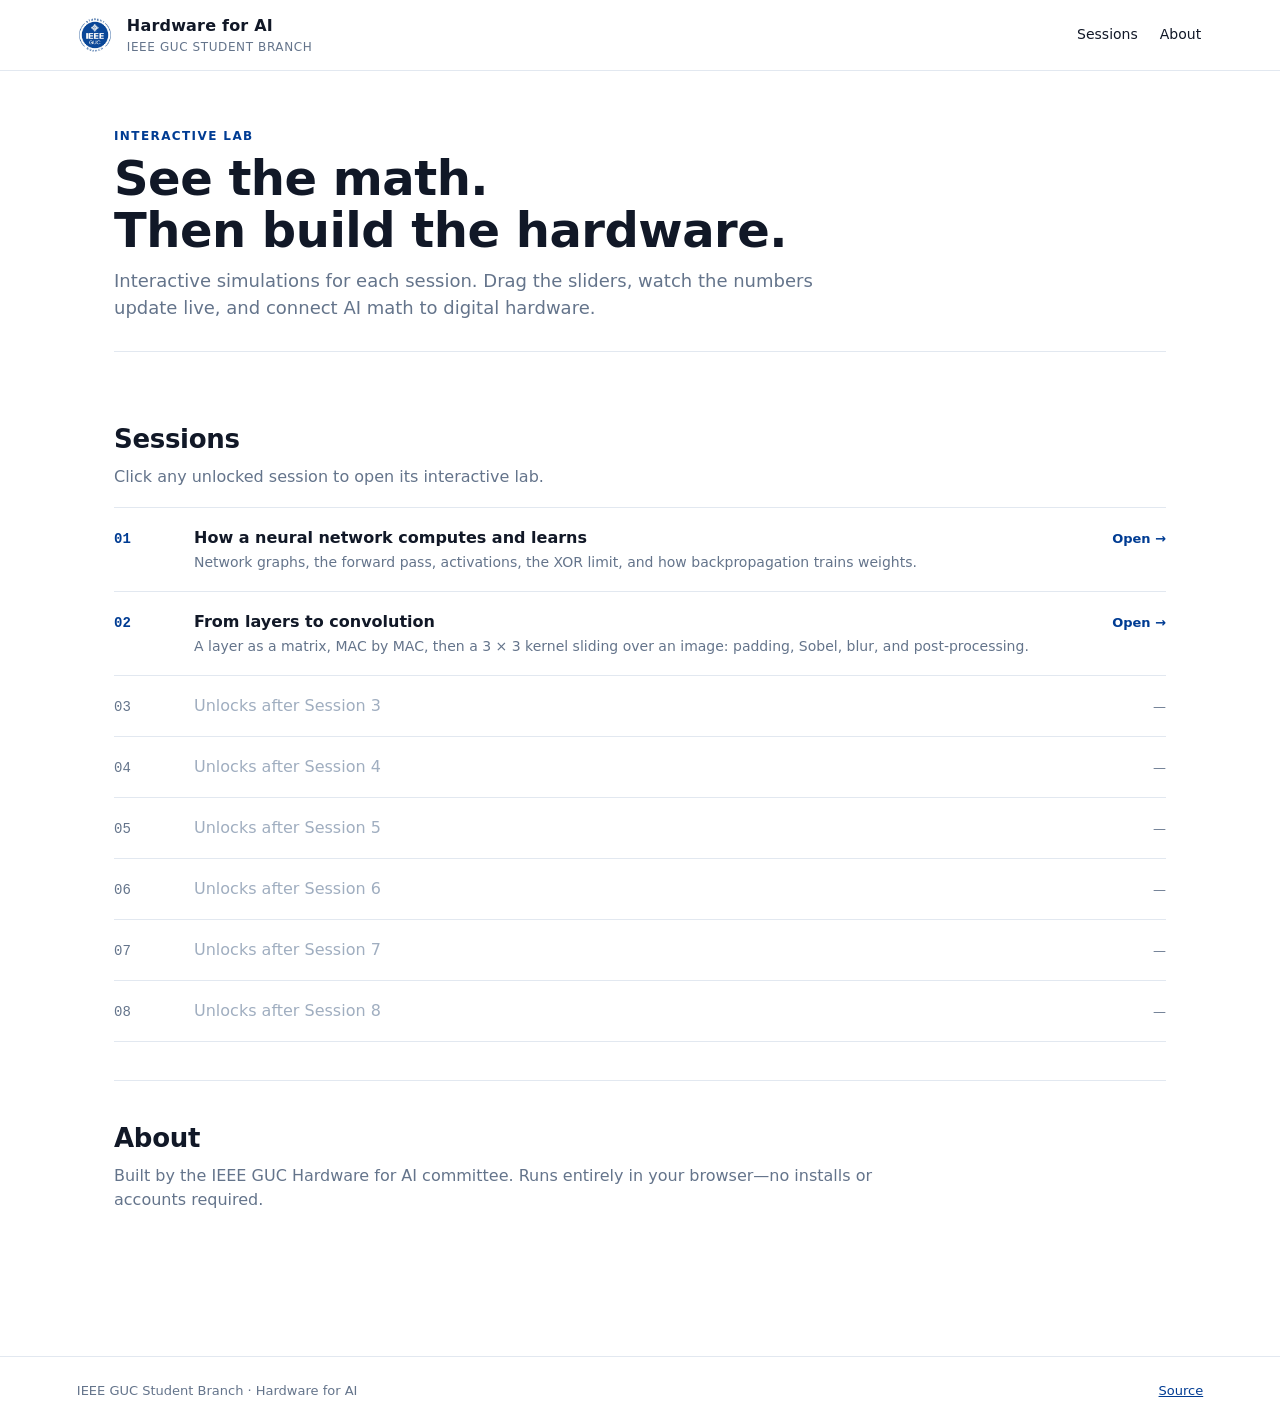
<file: index.html>
<!doctype html>
<html lang="en">
<head>
  <meta charset="utf-8">
  <meta name="viewport" content="width=device-width, initial-scale=1">
  <title>Hardware for AI — IEEE GUC</title>
  <meta name="description" content="Interactive simulations for the IEEE GUC Hardware for AI committee.">
  <link rel="icon" href="assets/img/ieee-guc-logo.png">
  <link rel="stylesheet" href="assets/css/theme.css">
</head>
<body>
  <header class="topbar">
    <img src="assets/img/ieee-guc-logo.png" alt="IEEE GUC Student Branch">
    <div class="brand">Hardware for AI<small>IEEE GUC Student Branch</small></div>
    <nav><a href="#sessions">Sessions</a><a href="#about">About</a></nav>
  </header>

  <main>
    <section class="hero">
      <div class="eyebrow">Interactive lab</div>
      <h1>See the math.<br>Then build the hardware.</h1>
      <p>Interactive simulations for each session. Drag the sliders, watch the numbers update live, and connect AI math to digital hardware.</p>
    </section>

    <section id="sessions" class="block">
      <h2>Sessions</h2>
      <p class="lede">Click any unlocked session to open its interactive lab.</p>
      <ul class="sessions" id="session-list"></ul>
    </section>

    <section id="about" class="block">
      <h2>About</h2>
      <p class="lede">Built by the IEEE GUC Hardware for AI committee. Runs entirely in your browser—no installs or accounts required.</p>
    </section>
  </main>

  <footer class="footer">
    <span>IEEE GUC Student Branch &middot; Hardware for AI</span>
    <a href="https://github.com/MoWaleid/hardware-for-AI-platform">Source</a>
  </footer>

  <script src="assets/js/sessions.js"></script>
</body>
</html>
</file>
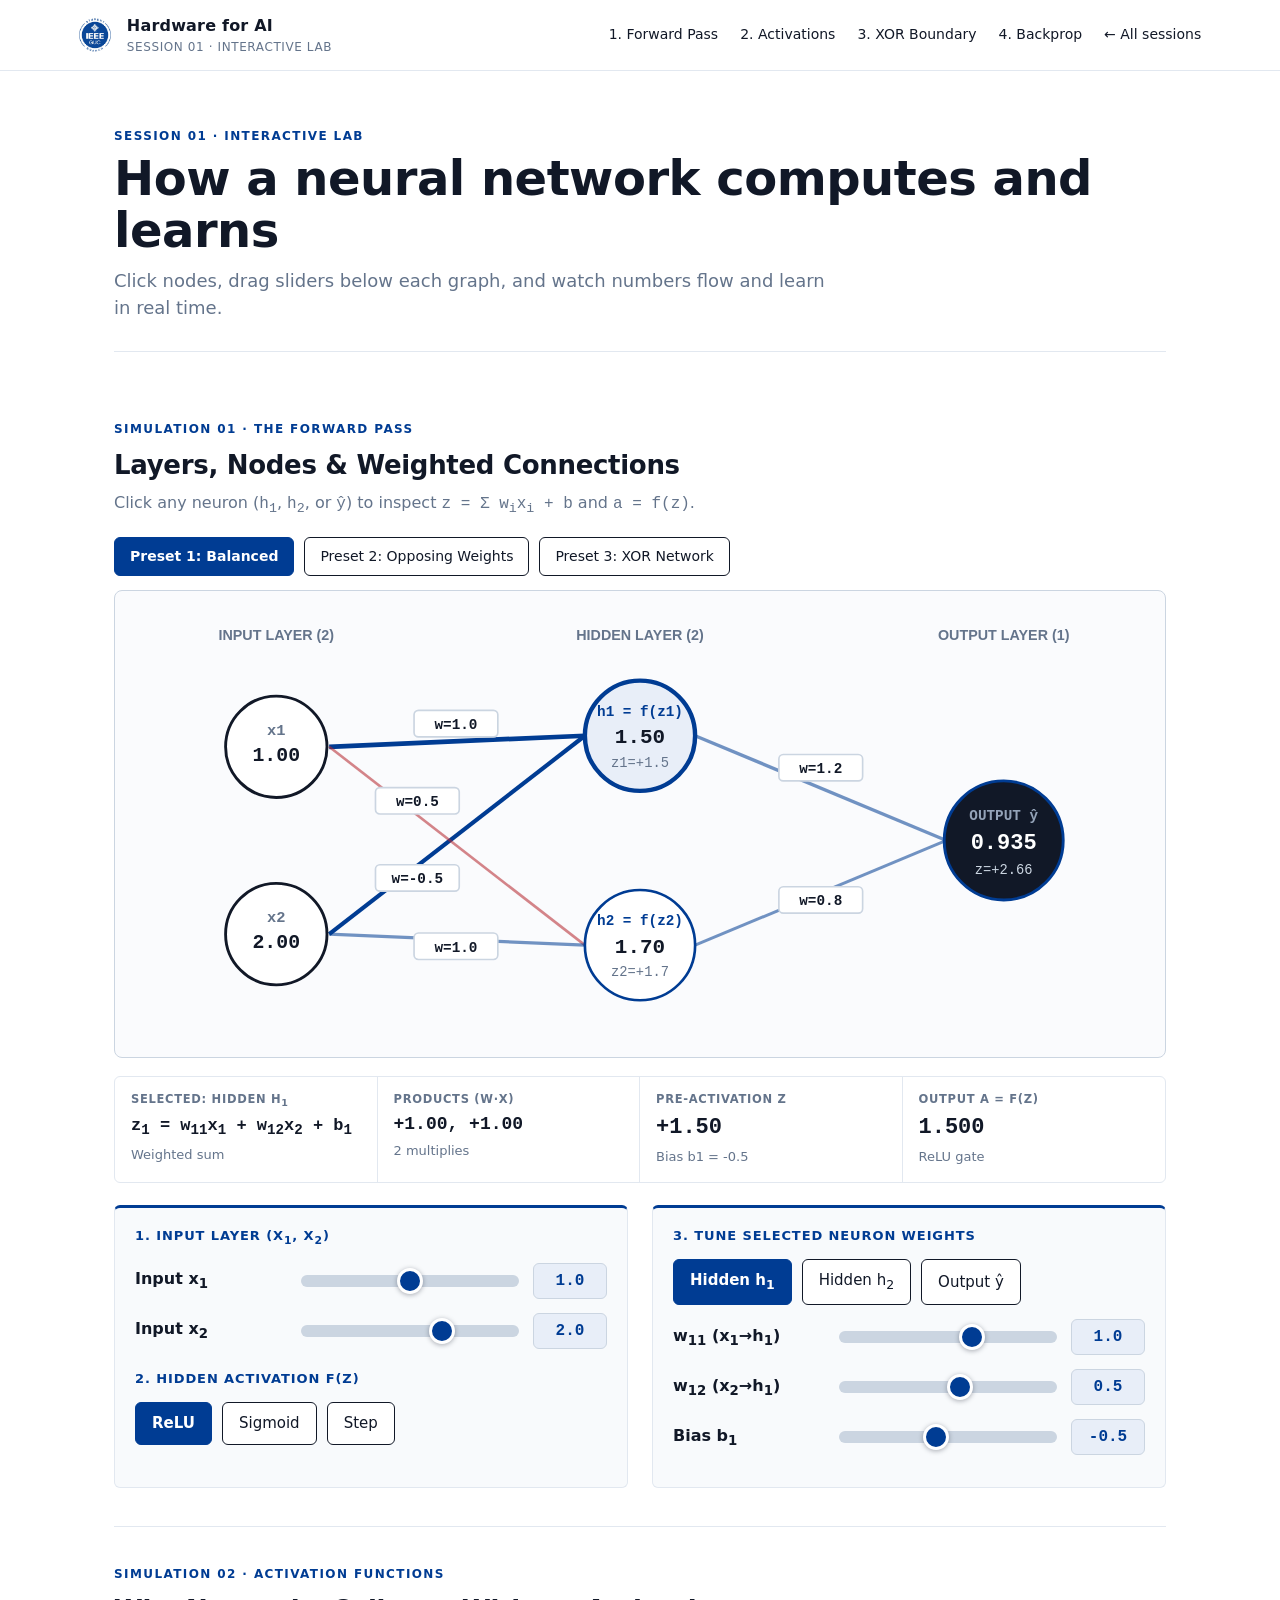
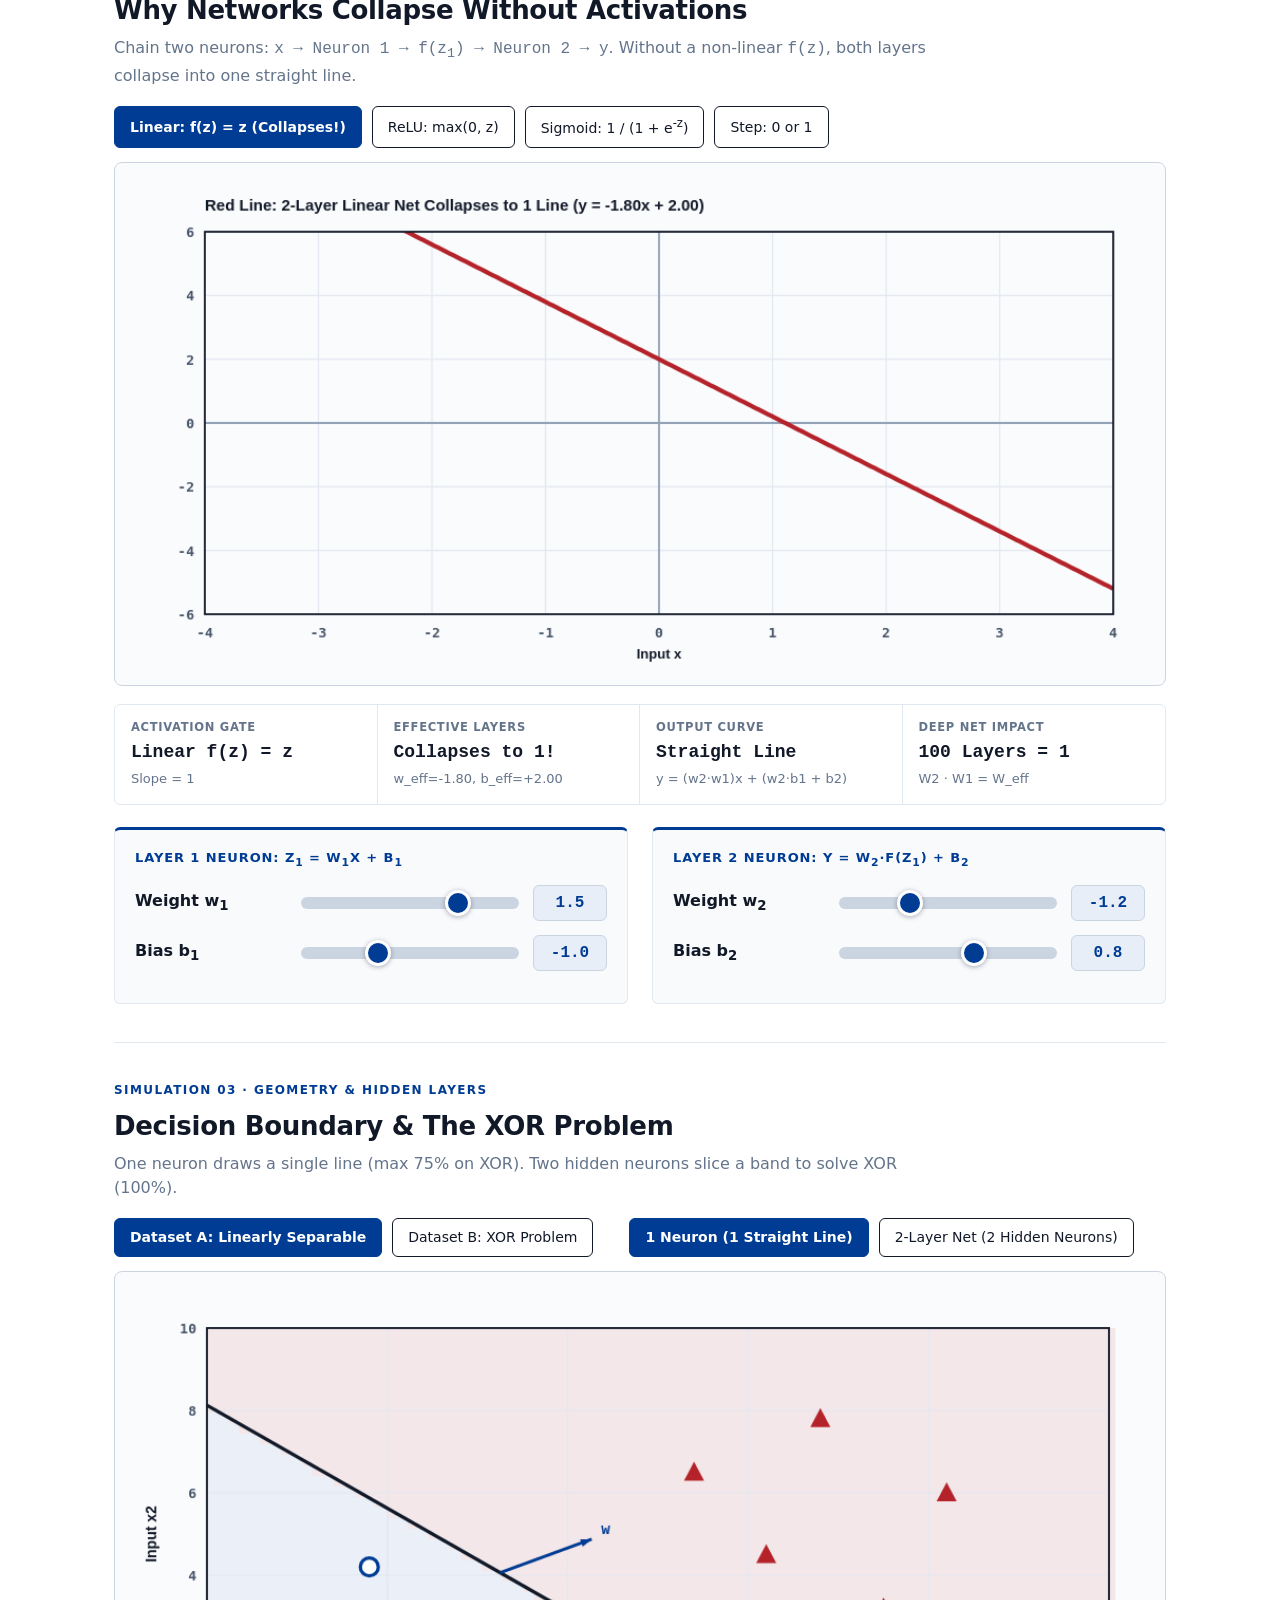
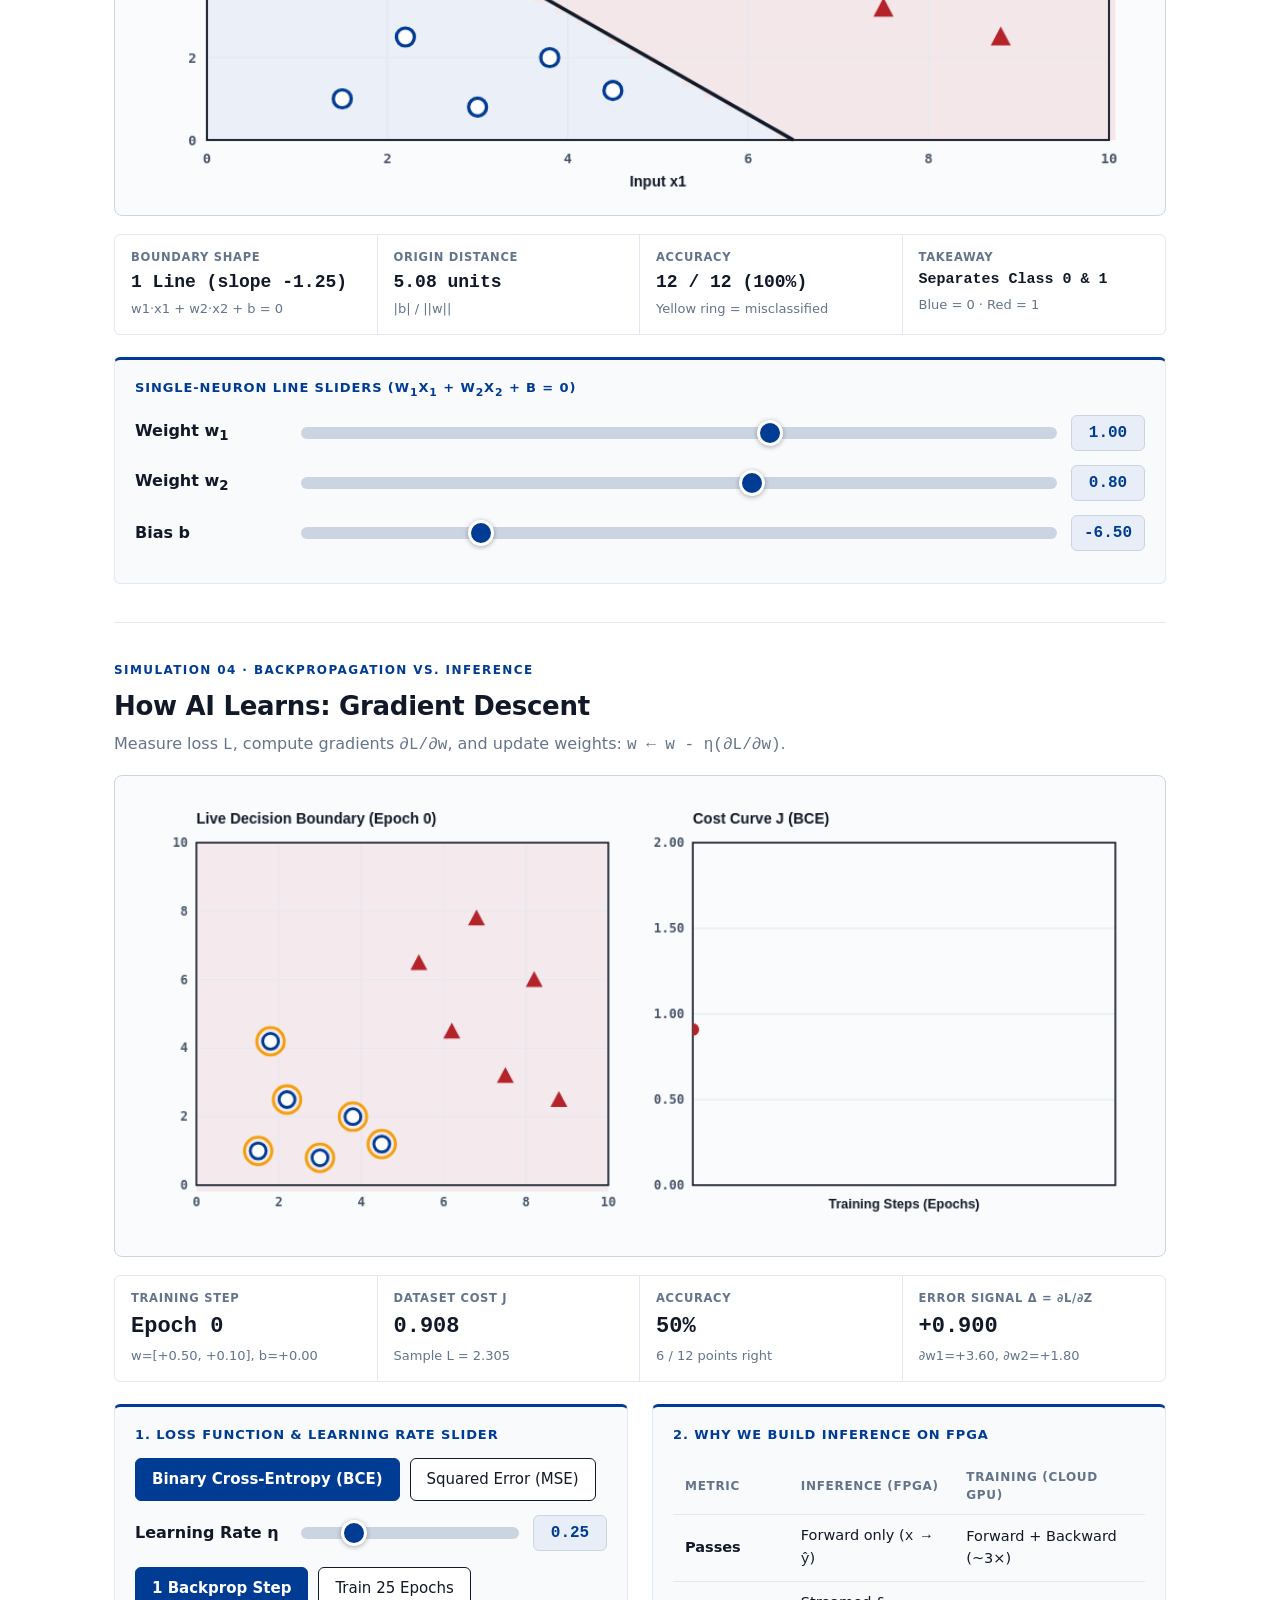
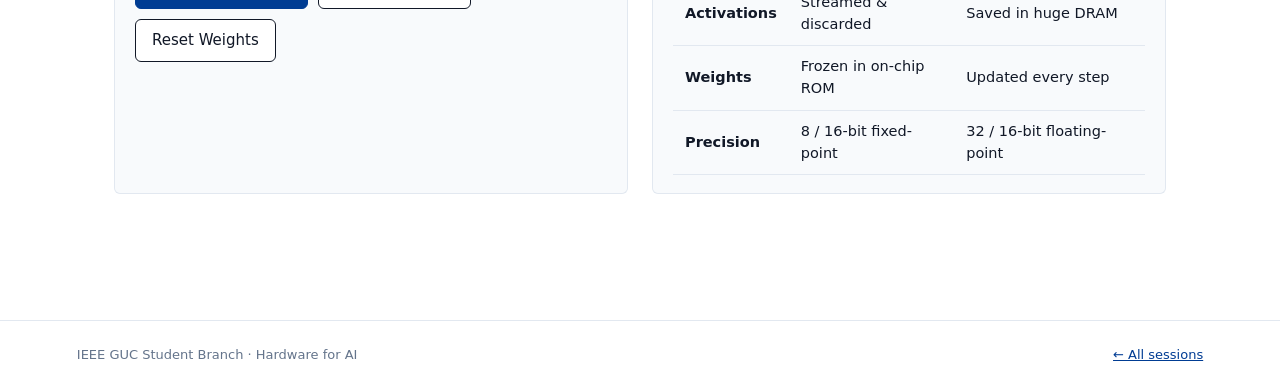
<file: sessions/session-01/index.html>
<!doctype html>
<html lang="en">
<head>
  <meta charset="utf-8">
  <meta name="viewport" content="width=device-width, initial-scale=1">
  <title>Session 01 — How a Neural Network Computes and Learns · Hardware for AI</title>
  <link rel="icon" href="../../assets/img/ieee-guc-logo.png">
  <link rel="stylesheet" href="../../assets/css/theme.css">
</head>
<body>
  <header class="topbar">
    <img src="../../assets/img/ieee-guc-logo.png" alt="IEEE GUC Student Branch">
    <div class="brand">Hardware for AI<small>Session 01 · Interactive Lab</small></div>
    <nav>
      <a href="#sim-network">1. Forward Pass</a>
      <a href="#sim-collapse">2. Activations</a>
      <a href="#sim-xor">3. XOR Boundary</a>
      <a href="#sim-learning">4. Backprop</a>
      <a href="../../">&larr; All sessions</a>
    </nav>
  </header>

  <main>
    <section class="hero">
      <div class="eyebrow">Session 01 · Interactive Lab</div>
      <h1>How a neural network computes and learns</h1>
      <p>Click nodes, drag sliders below each graph, and watch numbers flow and learn in real time.</p>
    </section>

    <!-- ==================== SIMULATION 1: NEURAL NETWORK GRAPH & FORWARD PASS ==================== -->
    <section class="block" id="sim-network">
      <div class="eyebrow">Simulation 01 · The Forward Pass</div>
      <h2>Layers, Nodes &amp; Weighted Connections</h2>
      <p class="lede">Click any neuron (<span class="mono">h<sub>1</sub></span>, <span class="mono">h<sub>2</sub></span>, or <span class="mono">y&#770;</span>) to inspect <span class="mono">z = &Sigma; w<sub>i</sub>x<sub>i</sub> + b</span> and <span class="mono">a = f(z)</span>.</p>

      <div class="preset-bar" id="net-presets">
        <button type="button" data-preset="balanced" class="active">Preset 1: Balanced</button>
        <button type="button" data-preset="inhibit">Preset 2: Opposing Weights</button>
        <button type="button" data-preset="xornet">Preset 3: XOR Network</button>
      </div>

      <div class="sim-stack">
        <!-- Large Graph First -->
        <div class="svg-wrap">
          <svg id="network-svg" viewBox="0 0 920 390" style="width:100%; height:auto; display:block;" aria-label="Multi-layer neural network graph">
            <!-- Layer Column Headers -->
            <g font-family="Inter, sans-serif" font-size="13" font-weight="700" fill="#64748B" text-anchor="middle">
              <text x="130" y="28">INPUT LAYER (2)</text>
              <text x="460" y="28">HIDDEN LAYER (2)</text>
              <text x="790" y="28">OUTPUT LAYER (1)</text>
            </g>

            <!-- Connections: Input -> Hidden -->
            <line id="edge-x1-h1" x1="178" y1="125" x2="410" y2="115" stroke="#003C93" stroke-width="3.2"/>
            <line id="edge-x2-h1" x1="178" y1="295" x2="410" y2="115" stroke="#003C93" stroke-width="2.5"/>
            <line id="edge-x1-h2" x1="178" y1="125" x2="410" y2="305" stroke="#B4232A" stroke-width="2.5"/>
            <line id="edge-x2-h2" x1="178" y1="295" x2="410" y2="305" stroke="#003C93" stroke-width="3.2"/>

            <!-- Connections: Hidden -> Output -->
            <line id="edge-h1-out" x1="510" y1="115" x2="738" y2="210" stroke="#003C93" stroke-width="3.2"/>
            <line id="edge-h2-out" x1="510" y1="305" x2="738" y2="210" stroke="#003C93" stroke-width="3.2"/>

            <!-- Edge Weight Badges -->
            <g font-family="ui-monospace, monospace" font-size="13" font-weight="700" text-anchor="middle">
              <rect x="255" y="92" width="76" height="24" rx="4" fill="#FFFFFF" stroke="#CBD5E1" stroke-width="1.5"/>
              <text x="293" y="109" fill="#111827" id="lbl-edge-w11">w=1.0</text>

              <rect x="220" y="162" width="76" height="24" rx="4" fill="#FFFFFF" stroke="#CBD5E1" stroke-width="1.5"/>
              <text x="258" y="179" fill="#111827" id="lbl-edge-w12">w=0.5</text>

              <rect x="220" y="232" width="76" height="24" rx="4" fill="#FFFFFF" stroke="#CBD5E1" stroke-width="1.5"/>
              <text x="258" y="249" fill="#111827" id="lbl-edge-w21">w=-0.5</text>

              <rect x="255" y="294" width="76" height="24" rx="4" fill="#FFFFFF" stroke="#CBD5E1" stroke-width="1.5"/>
              <text x="293" y="311" fill="#111827" id="lbl-edge-w22">w=1.0</text>

              <rect x="586" y="132" width="76" height="24" rx="4" fill="#FFFFFF" stroke="#CBD5E1" stroke-width="1.5"/>
              <text x="624" y="149" fill="#111827" id="lbl-edge-v1">w=1.2</text>

              <rect x="586" y="252" width="76" height="24" rx="4" fill="#FFFFFF" stroke="#CBD5E1" stroke-width="1.5"/>
              <text x="624" y="269" fill="#111827" id="lbl-edge-v2">w=0.8</text>
            </g>

            <!-- Input Layer Circle Nodes -->
            <g font-family="ui-monospace, monospace" text-anchor="middle">
              <circle cx="130" cy="125" r="46" fill="#FFFFFF" stroke="#111827" stroke-width="2.6"/>
              <text x="130" y="114" font-size="14" fill="#64748B" font-weight="700">x1</text>
              <text x="130" y="138" font-size="18" fill="#111827" font-weight="700" id="svg-net-x1">1.00</text>

              <circle cx="130" cy="295" r="46" fill="#FFFFFF" stroke="#111827" stroke-width="2.6"/>
              <text x="130" y="284" font-size="14" fill="#64748B" font-weight="700">x2</text>
              <text x="130" y="308" font-size="18" fill="#111827" font-weight="700" id="svg-net-x2">2.00</text>
            </g>

            <!-- Hidden Layer Circle Nodes (Clickable) -->
            <g id="node-h1" class="node-clickable" font-family="ui-monospace, monospace" text-anchor="middle">
              <circle id="circle-h1" cx="460" cy="115" r="50" fill="#E8EEF8" stroke="#003C93" stroke-width="3.6"/>
              <text x="460" y="97" font-size="13" fill="#003C93" font-weight="700">h1 = f(z1)</text>
              <text x="460" y="122" font-size="19" fill="#111827" font-weight="700" id="svg-net-h1">1.50</text>
              <text x="460" y="143" font-size="12.5" fill="#64748B" id="svg-net-z1">z1=+1.5</text>
            </g>

            <g id="node-h2" class="node-clickable" font-family="ui-monospace, monospace" text-anchor="middle">
              <circle id="circle-h2" cx="460" cy="305" r="50" fill="#FFFFFF" stroke="#003C93" stroke-width="2.5"/>
              <text x="460" y="287" font-size="13" fill="#003C93" font-weight="700">h2 = f(z2)</text>
              <text x="460" y="312" font-size="19" fill="#111827" font-weight="700" id="svg-net-h2">1.70</text>
              <text x="460" y="333" font-size="12.5" fill="#64748B" id="svg-net-z2">z2=+1.7</text>
            </g>

            <!-- Output Layer Circle Node (Clickable) -->
            <g id="node-out" class="node-clickable" font-family="ui-monospace, monospace" text-anchor="middle">
              <circle id="circle-out" cx="790" cy="210" r="54" fill="#111827" stroke="#003C93" stroke-width="3.0"/>
              <text x="790" y="191" font-size="13" fill="#94A3B8" font-weight="700">OUTPUT y&#770;</text>
              <text x="790" y="218" font-size="20" fill="#FFFFFF" font-weight="700" id="svg-net-out">0.946</text>
              <text x="790" y="240" font-size="12.5" fill="#CBD5E1" id="svg-net-zout">z=+2.86</text>
            </g>
          </svg>
        </div>

        <div class="stat-strip">
          <div class="stat-cell">
            <span class="label" id="insp-title">Selected: Hidden h<sub>1</sub></span>
            <span class="val" id="insp-formula" style="font-size:17px;">z = w<sub>11</sub>x<sub>1</sub> + w<sub>12</sub>x<sub>2</sub> + b<sub>1</sub></span>
            <span class="sub" id="insp-sub">Weighted sum</span>
          </div>
          <div class="stat-cell">
            <span class="label">Products (w&middot;x)</span>
            <span class="val" id="insp-prods" style="font-size:18px;">+1.00, +1.00</span>
            <span class="sub">2 multiplies</span>
          </div>
          <div class="stat-cell">
            <span class="label">Pre-Activation z</span>
            <span class="val" id="insp-z">+1.50</span>
            <span class="sub" id="insp-bias-note">Bias b = -0.5</span>
          </div>
          <div class="stat-cell">
            <span class="label">Output a = f(z)</span>
            <span class="val" id="insp-a">1.500</span>
            <span class="sub" id="insp-act-note">ReLU gate</span>
          </div>
        </div>

        <!-- Sliders Below Graph -->
        <div class="controls-deck">
          <div class="panel-box">
            <h3>1. Input Layer (x<sub>1</sub>, x<sub>2</sub>)</h3>
            <div class="control">
              <label for="net-x1">Input x<sub>1</sub></label>
              <input id="net-x1" type="range" min="-2" max="4" step="0.1" value="1.0">
              <output id="net-x1-val">1.0</output>
            </div>
            <div class="control">
              <label for="net-x2">Input x<sub>2</sub></label>
              <input id="net-x2" type="range" min="-2" max="4" step="0.1" value="2.0">
              <output id="net-x2-val">2.0</output>
            </div>
            <h3 style="margin-top: 20px;">2. Hidden Activation f(z)</h3>
            <div style="display:flex; gap:10px;">
              <button type="button" class="net-act-btn active" data-act="relu">ReLU</button>
              <button type="button" class="net-act-btn" data-act="sigmoid">Sigmoid</button>
              <button type="button" class="net-act-btn" data-act="step">Step</button>
            </div>
          </div>

          <div class="panel-box">
            <h3>3. Tune Selected Neuron Weights</h3>
            <div style="display:flex; gap:10px; margin-bottom:14px;">
              <button type="button" class="node-select-btn active" data-node="h1">Hidden h<sub>1</sub></button>
              <button type="button" class="node-select-btn" data-node="h2">Hidden h<sub>2</sub></button>
              <button type="button" class="node-select-btn" data-node="out">Output y&#770;</button>
            </div>
            <div class="control">
              <label for="net-w1" id="lbl-net-w1">Weight w<sub>11</sub></label>
              <input id="net-w1" type="range" min="-4" max="4" step="0.1" value="1.0">
              <output id="net-w1-val">1.0</output>
            </div>
            <div class="control">
              <label for="net-w2" id="lbl-net-w2">Weight w<sub>12</sub></label>
              <input id="net-w2" type="range" min="-4" max="4" step="0.1" value="0.5">
              <output id="net-w2-val">0.5</output>
            </div>
            <div class="control">
              <label for="net-b" id="lbl-net-b">Bias b<sub>1</sub></label>
              <input id="net-b" type="range" min="-4" max="4" step="0.1" value="-0.5">
              <output id="net-b-val">-0.5</output>
            </div>
          </div>
        </div>
      </div>
    </section>

    <!-- ==================== SIMULATION 2: ACTIVATION FUNCTIONS & LINEAR COLLAPSE ==================== -->
    <section class="block" id="sim-collapse">
      <div class="eyebrow">Simulation 02 · Activation Functions</div>
      <h2>Why Networks Collapse Without Activations</h2>
      <p class="lede">Chain two neurons: <span class="mono">x &rarr; Neuron 1 &rarr; f(z<sub>1</sub>) &rarr; Neuron 2 &rarr; y</span>. Without a non-linear <span class="mono">f(z)</span>, both layers collapse into one straight line.</p>

      <div class="preset-bar" id="col-act-bar">
        <button type="button" class="col-act-btn active" data-colact="linear">Linear: f(z) = z (Collapses!)</button>
        <button type="button" class="col-act-btn" data-colact="relu">ReLU: max(0, z)</button>
        <button type="button" class="col-act-btn" data-colact="sigmoid">Sigmoid: 1 / (1 + e<sup>-z</sup>)</button>
        <button type="button" class="col-act-btn" data-colact="step">Step: 0 or 1</button>
      </div>

      <div class="sim-stack">
        <!-- Large Graph First -->
        <div class="canvas-wrap">
          <canvas id="collapse-canvas" width="960" height="460" style="width:100%; height:auto; display:block;"></canvas>
        </div>

        <div class="stat-strip">
          <div class="stat-cell">
            <span class="label">Activation Gate</span>
            <span class="val" id="col-stat-gate" style="font-size:18px;">Linear f(z)=z</span>
            <span class="sub" id="col-stat-deriv">Slope = 1</span>
          </div>
          <div class="stat-cell">
            <span class="label">Effective Layers</span>
            <span class="val" id="col-stat-layers" style="font-size:18px;">Collapses to 1!</span>
            <span class="sub" id="col-stat-weff">w_eff = -1.80, b_eff = +2.00</span>
          </div>
          <div class="stat-cell">
            <span class="label">Output Curve</span>
            <span class="val" id="col-stat-shape" style="font-size:18px;">Straight Line</span>
            <span class="sub" id="col-proof-text">y = (w2·w1)x + (w2·b1 + b2)</span>
          </div>
          <div class="stat-cell">
            <span class="label">Deep Net Impact</span>
            <span class="val" id="col-stat-deep" style="font-size:18px;">100 Layers = 1</span>
            <span class="sub">W2 · W1 = W_eff</span>
          </div>
        </div>

        <!-- Sliders Below Graph -->
        <div class="controls-deck">
          <div class="panel-box">
            <h3>Layer 1 Neuron: z<sub>1</sub> = w<sub>1</sub>x + b<sub>1</sub></h3>
            <div class="control">
              <label for="col-w1">Weight w<sub>1</sub></label>
              <input id="col-w1" type="range" min="-3" max="3" step="0.1" value="1.5">
              <output id="col-w1-val">1.5</output>
            </div>
            <div class="control">
              <label for="col-b1">Bias b<sub>1</sub></label>
              <input id="col-b1" type="range" min="-3" max="3" step="0.1" value="-1.0">
              <output id="col-b1-val">-1.0</output>
            </div>
          </div>

          <div class="panel-box">
            <h3>Layer 2 Neuron: y = w<sub>2</sub>&middot;f(z<sub>1</sub>) + b<sub>2</sub></h3>
            <div class="control">
              <label for="col-w2">Weight w<sub>2</sub></label>
              <input id="col-w2" type="range" min="-3" max="3" step="0.1" value="-1.2">
              <output id="col-w2-val">-1.2</output>
            </div>
            <div class="control">
              <label for="col-b2">Bias b<sub>2</sub></label>
              <input id="col-b2" type="range" min="-3" max="3" step="0.1" value="0.8">
              <output id="col-b2-val">0.8</output>
            </div>
          </div>
        </div>
      </div>
    </section>

    <!-- ==================== SIMULATION 3: 2D DECISION BOUNDARY & THE XOR PROBLEM ==================== -->
    <section class="block" id="sim-xor">
      <div class="eyebrow">Simulation 03 · Geometry &amp; Hidden Layers</div>
      <h2>Decision Boundary &amp; The XOR Problem</h2>
      <p class="lede">One neuron draws a single line (max 75% on XOR). Two hidden neurons slice a band to solve XOR (100%).</p>

      <div class="preset-bar">
        <button type="button" id="ds-linear" class="active">Dataset A: Linearly Separable</button>
        <button type="button" id="ds-xor">Dataset B: XOR Problem</button>
        <span style="width:16px;"></span>
        <button type="button" id="arch-single" class="active">1 Neuron (1 Straight Line)</button>
        <button type="button" id="arch-mlp">2-Layer Net (2 Hidden Neurons)</button>
      </div>

      <div class="sim-stack">
        <!-- Large Graph First -->
        <div class="canvas-wrap">
          <canvas id="geo-canvas" width="960" height="480" style="width:100%; height:auto; display:block;"></canvas>
        </div>

        <div class="stat-strip">
          <div class="stat-cell">
            <span class="label">Boundary Shape</span>
            <span class="val" id="geo-slope" style="font-size:18px;">1 Line (slope -1.25)</span>
            <span class="sub">w1·x1 + w2·x2 + b = 0</span>
          </div>
          <div class="stat-cell">
            <span class="label">Origin Distance</span>
            <span class="val" id="geo-dist" style="font-size:18px;">5.08 units</span>
            <span class="sub">|b| / ||w||</span>
          </div>
          <div class="stat-cell">
            <span class="label">Accuracy</span>
            <span class="val" id="geo-acc" style="font-size:18px;">12 / 12 (100%)</span>
            <span class="sub">Yellow ring = misclassified</span>
          </div>
          <div class="stat-cell">
            <span class="label">Takeaway</span>
            <span class="val" id="geo-note" style="font-size:15px;">Separates Class 0 &amp; 1</span>
            <span class="sub">Blue = 0 · Red = 1</span>
          </div>
        </div>

        <!-- Sliders Below Graph -->
        <div class="controls-deck" id="single-line-controls">
          <div class="panel-box">
            <h3>Single-Neuron Line Sliders (w<sub>1</sub>x<sub>1</sub> + w<sub>2</sub>x<sub>2</sub> + b = 0)</h3>
            <div class="control">
              <label for="gw1">Weight w<sub>1</sub></label>
              <input id="gw1" type="range" min="-4" max="4" step="0.05" value="1.0">
              <output id="gw1-val">1.00</output>
            </div>
            <div class="control">
              <label for="gw2">Weight w<sub>2</sub></label>
              <input id="gw2" type="range" min="-4" max="4" step="0.05" value="0.8">
              <output id="gw2-val">0.80</output>
            </div>
            <div class="control">
              <label for="gb">Bias b</label>
              <input id="gb" type="range" min="-12" max="12" step="0.1" value="-6.5">
              <output id="gb-val">-6.50</output>
            </div>
          </div>
        </div>
      </div>
    </section>

    <!-- ==================== SIMULATION 4: HOW AI LEARNS (LOSS, BACKPROP & HARDWARE BURDEN) ==================== -->
    <section class="block" id="sim-learning">
      <div class="eyebrow">Simulation 04 · Backpropagation vs. Inference</div>
      <h2>How AI Learns: Gradient Descent</h2>
      <p class="lede">Measure loss <span class="mono">L</span>, compute gradients <span class="mono">&part;L/&part;w</span>, and update weights: <span class="mono">w &larr; w - &eta;(&part;L/&part;w)</span>.</p>

      <div class="sim-stack">
        <!-- Large Dual-Panel Graph First: Live Boundary + Cost Curve -->
        <div class="canvas-wrap">
          <canvas id="learn-canvas" width="960" height="420" style="width:100%; height:auto; display:block;"></canvas>
        </div>

        <div class="stat-strip">
          <div class="stat-cell">
            <span class="label">Training Step</span>
            <span class="val" id="tr-epoch">Epoch 0</span>
            <span class="sub" id="tr-weights">w=[+0.50, +0.10], b=+0.00</span>
          </div>
          <div class="stat-cell">
            <span class="label">Dataset Cost J</span>
            <span class="val" id="tr-cost">1.842</span>
            <span class="sub" id="tr-loss">Sample L = 2.303</span>
          </div>
          <div class="stat-cell">
            <span class="label">Accuracy</span>
            <span class="val" id="tr-acc">25%</span>
            <span class="sub" id="tr-acc-sub">3 / 12 points right</span>
          </div>
          <div class="stat-cell">
            <span class="label">Error Signal &delta; = &part;L/&part;z</span>
            <span class="val" id="tr-delta">+0.900</span>
            <span class="sub" id="tr-grads">&part;w1=+3.60, &part;w2=+1.80</span>
          </div>
        </div>

        <!-- Sliders & Controls Below Graph -->
        <div class="controls-deck">
          <div class="panel-box">
            <h3>1. Loss Function &amp; Learning Rate Slider</h3>
            <div style="display:flex; gap:10px; margin-bottom:14px;">
              <button type="button" class="loss-btn active" data-loss="bce">Binary Cross-Entropy (BCE)</button>
              <button type="button" class="loss-btn" data-loss="mse">Squared Error (MSE)</button>
            </div>
            <div class="control">
              <label for="learn-lr">Learning Rate &eta;</label>
              <input id="learn-lr" type="range" min="0.05" max="1.0" step="0.05" value="0.25">
              <output id="learn-lr-val">0.25</output>
            </div>
            <div style="display:flex; flex-wrap:wrap; gap:10px; margin-top:16px;">
              <button type="button" id="btn-step1" class="primary">1 Backprop Step</button>
              <button type="button" id="btn-step25">Train 25 Epochs</button>
              <button type="button" id="btn-reset-bad">Reset Weights</button>
            </div>
          </div>

          <div class="panel-box">
            <h3>2. Why We Build Inference on FPGA</h3>
            <table class="hw-table">
              <thead>
                <tr>
                  <th>Metric</th>
                  <th>Inference (FPGA)</th>
                  <th>Training (Cloud GPU)</th>
                </tr>
              </thead>
              <tbody>
                <tr>
                  <td><strong>Passes</strong></td>
                  <td>Forward only (<span class="mono">x &rarr; y&#770;</span>)</td>
                  <td>Forward + Backward (~3&times;)</td>
                </tr>
                <tr>
                  <td><strong>Activations</strong></td>
                  <td>Streamed &amp; discarded</td>
                  <td>Saved in huge DRAM</td>
                </tr>
                <tr>
                  <td><strong>Weights</strong></td>
                  <td>Frozen in on-chip ROM</td>
                  <td>Updated every step</td>
                </tr>
                <tr>
                  <td><strong>Precision</strong></td>
                  <td>8 / 16-bit fixed-point</td>
                  <td>32 / 16-bit floating-point</td>
                </tr>
              </tbody>
            </table>
          </div>
        </div>
      </div>
    </section>
  </main>

  <footer class="footer">
    <span>IEEE GUC Student Branch &middot; Hardware for AI</span>
    <a href="../../">&larr; All sessions</a>
  </footer>

  <script src="../../assets/js/sessions.js"></script>
  <script src="app.js"></script>
</body>
</html>
</file>
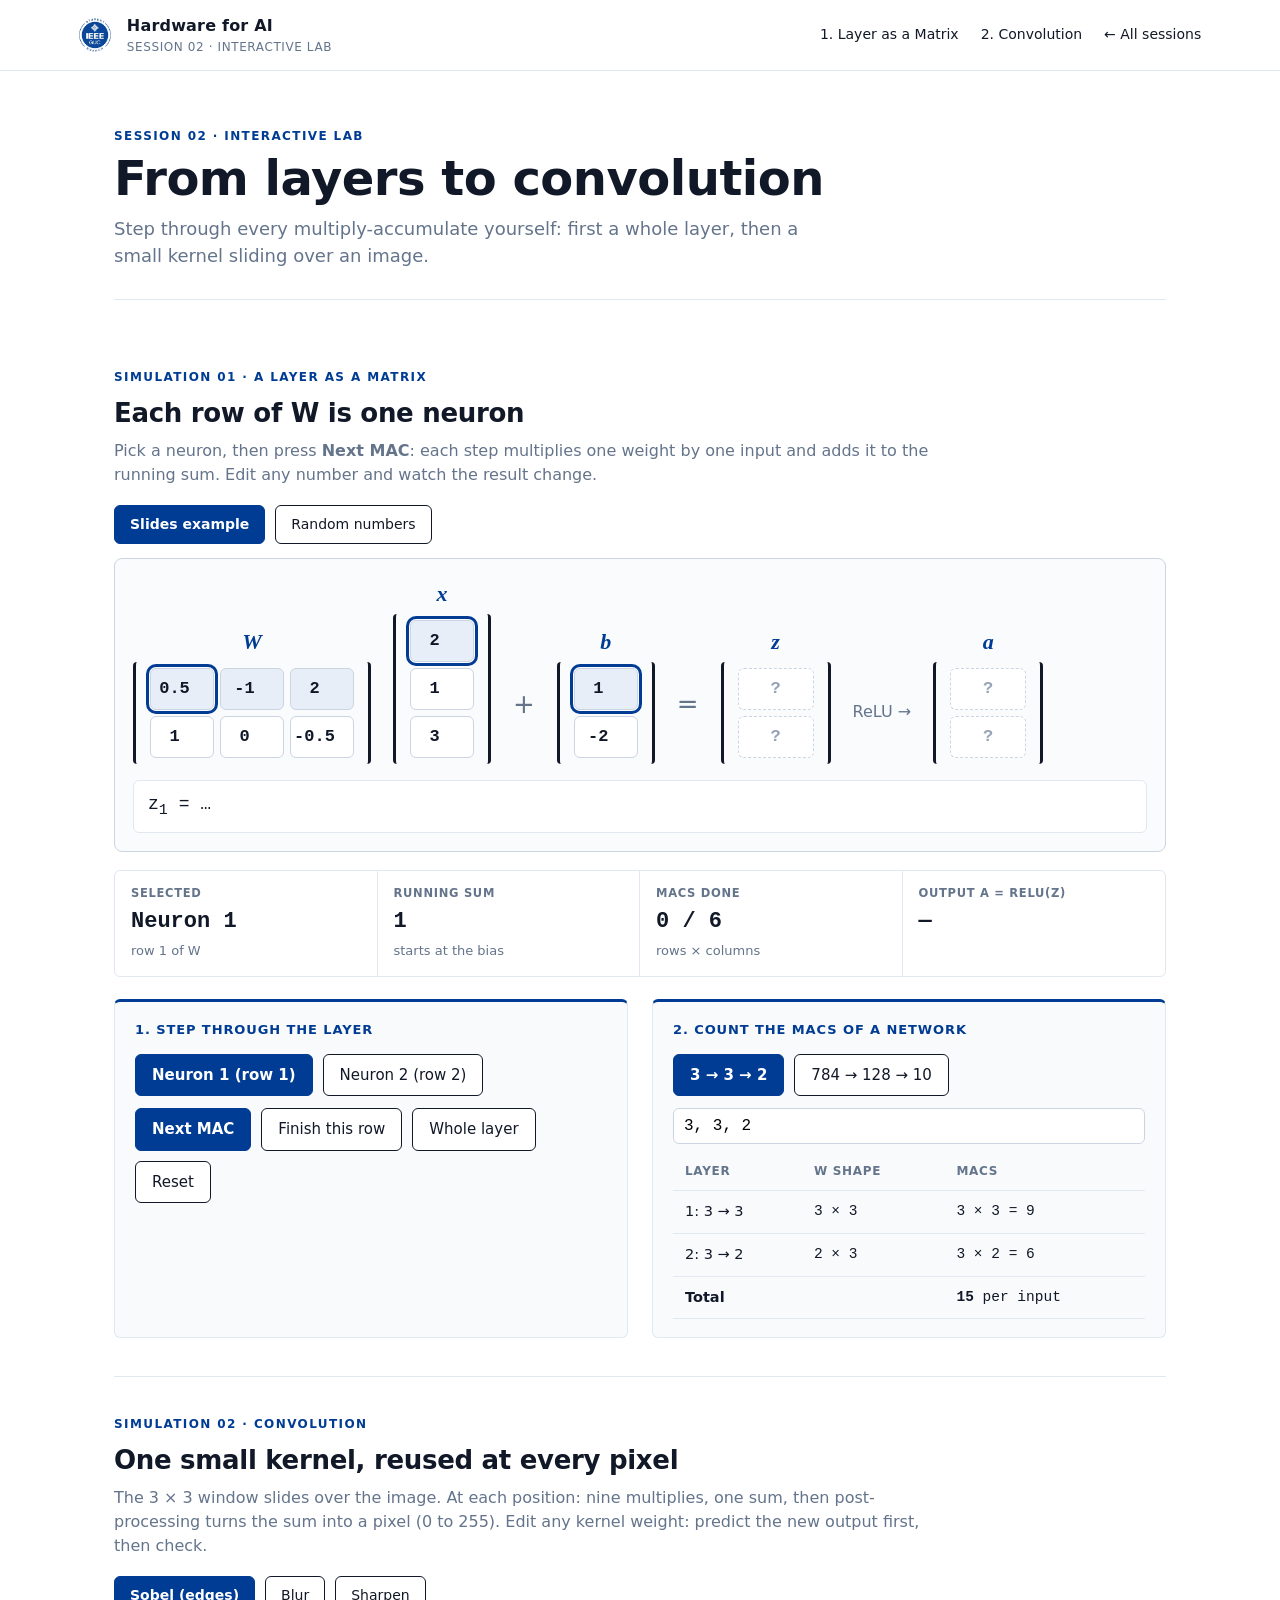
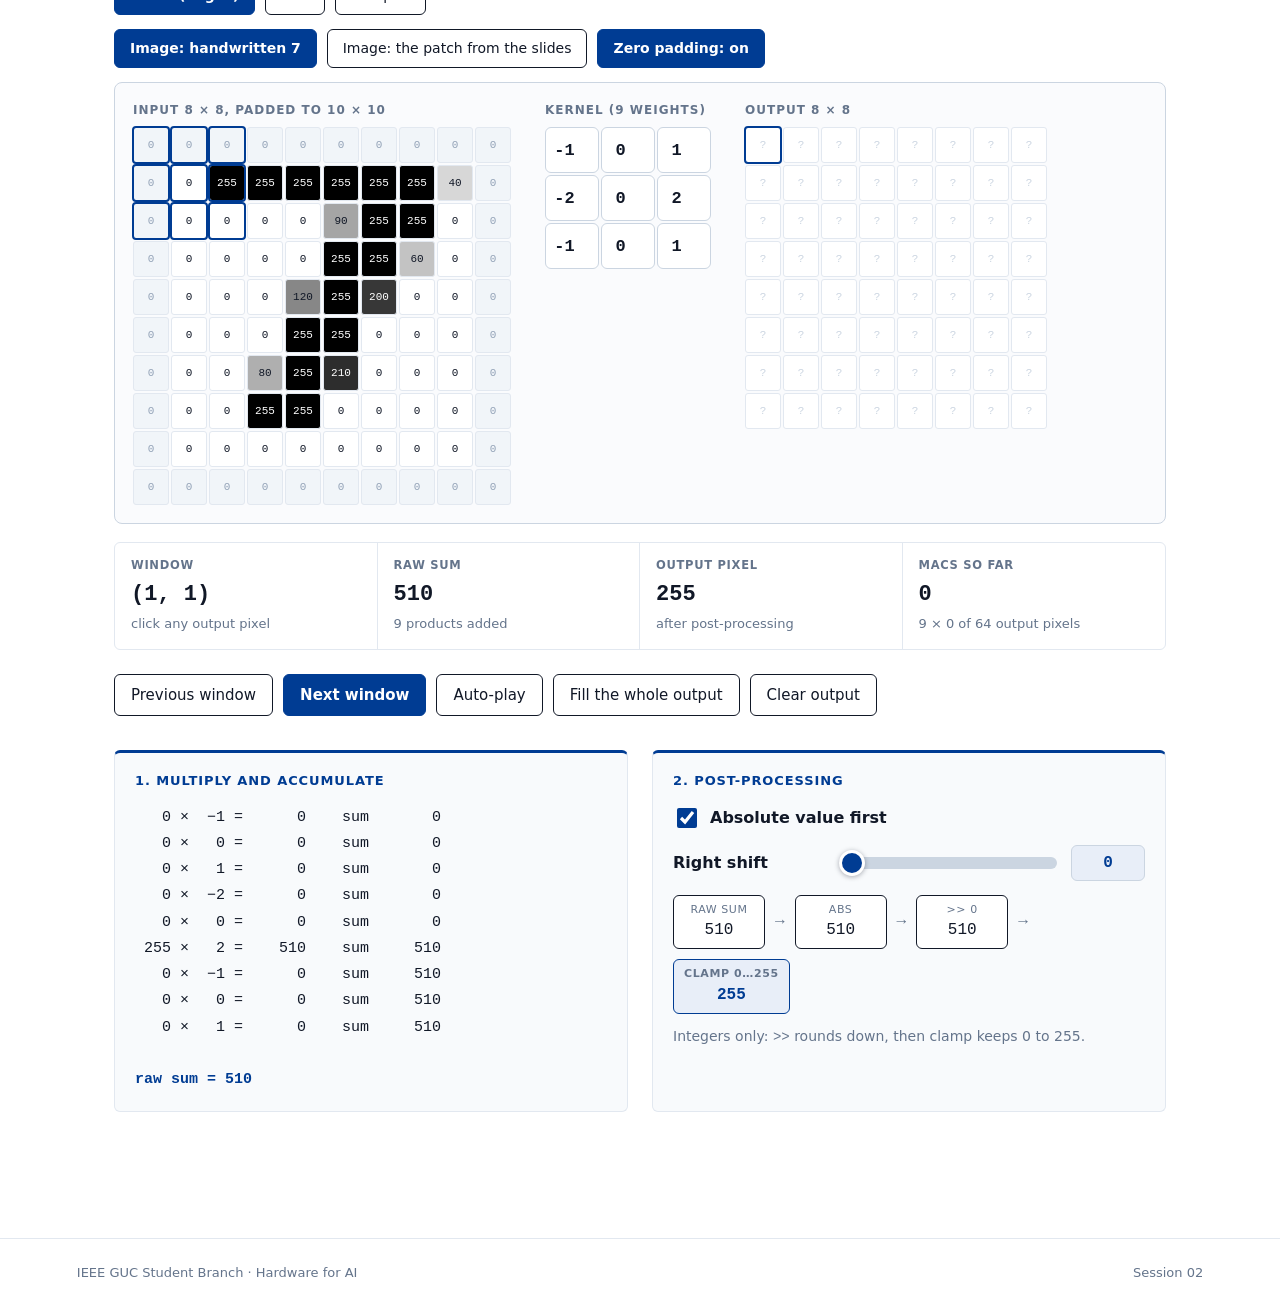
<file: sessions/session-02/index.html>
<!doctype html>
<html lang="en">
<head>
  <meta charset="utf-8">
  <meta name="viewport" content="width=device-width, initial-scale=1">
  <title>Session 02 — From Layers to Convolution · Hardware for AI</title>
  <link rel="icon" href="../../assets/img/ieee-guc-logo.png">
  <link rel="stylesheet" href="../../assets/css/theme.css">
  <style>
    /* ---------- shared bits for this module ---------- */
    .row-flex { display: flex; flex-wrap: wrap; align-items: center; gap: 18px; }
    .col-title { font-size: 12px; font-weight: 700; letter-spacing: 1px; text-transform: uppercase; color: var(--muted); margin-bottom: 8px; }
    .bracket { display: grid; gap: 6px; padding: 6px 14px; border-left: 3px solid var(--ink); border-right: 3px solid var(--ink); border-radius: 4px; }
    .vlabel { font-family: Cambria, Georgia, serif; font-style: italic; font-weight: 700; color: var(--blue); font-size: 22px; text-align: center; margin-bottom: 4px; }
    .op { font-size: 26px; color: var(--muted); }
    .num-in { width: 64px; height: 42px; text-align: center; font-family: var(--mono); font-size: 17px; font-weight: 700;
              border: 1.5px solid #CBD5E1; border-radius: 6px; background: #fff; color: var(--ink); }
    .num-in:focus { outline: 2px solid var(--blue); outline-offset: 1px; }
    .num-out { width: 76px; height: 42px; display: flex; align-items: center; justify-content: center; font-family: var(--mono);
               font-size: 17px; font-weight: 700; border-radius: 6px; background: #fff; border: 1.5px dashed #CBD5E1; color: #94A3B8; }
    .num-out.done { border-style: solid; border-color: var(--blue); color: var(--blue); background: var(--blue-soft); }
    .hot { outline: 3px solid var(--blue); outline-offset: 1px; background: var(--blue-soft) !important; }
    .row-sel { background: var(--blue-soft); border-radius: 6px; }
    .workline { font-family: var(--mono); font-size: 18px; min-height: 30px; padding: 10px 14px; background: #fff;
                border: 1px solid var(--line); border-radius: 6px; margin-top: 16px; }
    .workline .term { color: var(--ink); }
    .workline .new { color: var(--blue); font-weight: 700; }
    .btn-row { display: flex; flex-wrap: wrap; gap: 10px; margin: 6px 0 12px; }
    .size-in { width: 100%; font-family: var(--mono); font-size: 16px; padding: 8px 10px; border: 1.5px solid #CBD5E1; border-radius: 6px; }

    /* ---------- convolution grids ---------- */
    .grid { display: grid; gap: 2px; }
    .px { width: 36px; height: 36px; display: flex; align-items: center; justify-content: center; font-family: var(--mono);
          font-size: 11px; border: 1px solid #E2E8F0; border-radius: 3px; cursor: default; }
    .px.pad { background: #F1F5F9; color: #94A3B8; }
    .px.win { outline: 2.5px solid var(--blue); outline-offset: -1px; }
    .px.out { cursor: pointer; }
    .px.out.cur { outline: 2.5px solid var(--blue); outline-offset: -1px; }
    .px.out.empty { background: #fff; color: #CBD5E1; }
    .kin { width: 54px; height: 46px; }
    .prod-list { font-family: var(--mono); font-size: 15px; line-height: 1.75; white-space: pre; margin: 0; }
    .prod-list .cur { color: var(--blue); font-weight: 700; }
    .pipe { display: flex; flex-wrap: wrap; align-items: center; gap: 10px; font-family: var(--mono); font-size: 16px; margin-top: 6px; }
    .pipe .stage { border: 1.5px solid var(--ink); border-radius: 6px; padding: 6px 10px; text-align: center; min-width: 92px; background: #fff; }
    .pipe .stage small { display: block; font-family: var(--sans); font-size: 11px; color: var(--muted); text-transform: uppercase; letter-spacing: .6px; }
    .pipe .stage.final { border-color: var(--blue); color: var(--blue); font-weight: 700; background: var(--blue-soft); }
    .pipe .arrow { color: var(--muted); }
    .toggle { display: flex; align-items: center; gap: 10px; font-weight: 600; margin: 8px 0; }
    .toggle input { width: 20px; height: 20px; accent-color: var(--blue); }
  </style>
</head>
<body>
  <header class="topbar">
    <img src="../../assets/img/ieee-guc-logo.png" alt="IEEE GUC Student Branch">
    <div class="brand">Hardware for AI<small>Session 02 · Interactive Lab</small></div>
    <nav>
      <a href="#sim-matrix">1. Layer as a Matrix</a>
      <a href="#sim-conv">2. Convolution</a>
      <a href="../../">&larr; All sessions</a>
    </nav>
  </header>

  <main>
    <section class="hero">
      <div class="eyebrow">Session 02 · Interactive Lab</div>
      <h1>From layers to convolution</h1>
      <p>Step through every multiply-accumulate yourself: first a whole layer, then a small kernel sliding over an image.</p>
    </section>

    <!-- ==================== SIMULATION 1: A LAYER AS A MATRIX ==================== -->
    <section class="block" id="sim-matrix">
      <div class="eyebrow">Simulation 01 · A Layer as a Matrix</div>
      <h2>Each row of W is one neuron</h2>
      <p class="lede">Pick a neuron, then press <b>Next MAC</b>: each step multiplies one weight by one input and adds it to the running sum. Edit any number and watch the result change.</p>

      <div class="preset-bar" id="m-presets">
        <button type="button" data-preset="slides" class="active">Slides example</button>
        <button type="button" data-preset="random">Random numbers</button>
      </div>

      <div class="sim-stack">
        <div class="svg-wrap">
          <div class="row-flex" style="gap:22px; align-items:flex-end;">
            <div><div class="vlabel">W</div><div class="bracket" id="m-W" style="grid-template-columns: repeat(3, 64px);"></div></div>
            <div><div class="vlabel">x</div><div class="bracket" id="m-x"></div></div>
            <span class="op" style="padding-bottom:40px;">+</span>
            <div><div class="vlabel">b</div><div class="bracket" id="m-b"></div></div>
            <span class="op" style="padding-bottom:40px;">=</span>
            <div><div class="vlabel">z</div><div class="bracket" id="m-z"></div></div>
            <span class="op" style="padding-bottom:40px; font-size:16px;">ReLU &rarr;</span>
            <div><div class="vlabel">a</div><div class="bracket" id="m-a"></div></div>
          </div>
          <div class="workline" id="m-work"></div>
        </div>

        <div class="stat-strip">
          <div class="stat-cell"><span class="label">Selected</span><span class="val" id="m-sel">Neuron 1</span><span class="sub" id="m-sel-sub">row 1 of W</span></div>
          <div class="stat-cell"><span class="label">Running sum</span><span class="val" id="m-acc">—</span><span class="sub" id="m-acc-sub">starts at the bias</span></div>
          <div class="stat-cell"><span class="label">MACs done</span><span class="val" id="m-macs">0 / 6</span><span class="sub">rows × columns</span></div>
          <div class="stat-cell"><span class="label">Output a = ReLU(z)</span><span class="val" id="m-out">—</span><span class="sub" id="m-out-sub">&nbsp;</span></div>
        </div>

        <div class="controls-deck">
          <div class="panel-box">
            <h3>1. Step through the layer</h3>
            <div class="btn-row" id="m-rows"></div>
            <div class="btn-row">
              <button type="button" class="primary" id="m-next">Next MAC</button>
              <button type="button" id="m-finish">Finish this row</button>
              <button type="button" id="m-all">Whole layer</button>
              <button type="button" id="m-reset">Reset</button>
            </div>
          </div>
          <div class="panel-box">
            <h3>2. Count the MACs of a network</h3>
            <div class="btn-row">
              <button type="button" data-net="3,3,2" class="net-btn active">3 → 3 → 2</button>
              <button type="button" data-net="784,128,10" class="net-btn">784 → 128 → 10</button>
            </div>
            <input class="size-in" id="m-net" value="3, 3, 2" aria-label="Layer sizes, separated by commas">
            <table class="hw-table" id="m-net-table"></table>
          </div>
        </div>
      </div>
    </section>

    <!-- ==================== SIMULATION 2: CONVOLUTION ==================== -->
    <section class="block" id="sim-conv">
      <div class="eyebrow">Simulation 02 · Convolution</div>
      <h2>One small kernel, reused at every pixel</h2>
      <p class="lede">The 3 × 3 window slides over the image. At each position: nine multiplies, one sum, then post-processing turns the sum into a pixel (0 to 255). Edit any kernel weight: predict the new output first, then check.</p>

      <div class="preset-bar" id="c-kernels">
        <button type="button" data-k="sobel" class="active">Sobel (edges)</button>
        <button type="button" data-k="blur">Blur</button>
        <button type="button" data-k="sharpen">Sharpen</button>
      </div>
      <div class="preset-bar" id="c-images">
        <button type="button" data-img="seven" class="active">Image: handwritten 7</button>
        <button type="button" data-img="patch">Image: the patch from the slides</button>
        <button type="button" id="c-pad" class="active">Zero padding: on</button>
      </div>

      <div class="sim-stack">
        <div class="svg-wrap">
          <div class="row-flex" style="align-items:flex-start; gap:34px;">
            <div><div class="col-title" id="c-in-title">Input</div><div class="grid" id="c-in"></div></div>
            <div><div class="col-title">Kernel (9 weights)</div><div class="grid" id="c-k" style="grid-template-columns: repeat(3, 54px);"></div></div>
            <div><div class="col-title" id="c-out-title">Output</div><div class="grid" id="c-out"></div></div>
          </div>
        </div>

        <div class="stat-strip">
          <div class="stat-cell"><span class="label">Window</span><span class="val" id="c-pos">(1, 1)</span><span class="sub">click any output pixel</span></div>
          <div class="stat-cell"><span class="label">Raw sum</span><span class="val" id="c-raw">—</span><span class="sub">9 products added</span></div>
          <div class="stat-cell"><span class="label">Output pixel</span><span class="val" id="c-pix">—</span><span class="sub">after post-processing</span></div>
          <div class="stat-cell"><span class="label">MACs so far</span><span class="val" id="c-macs">0</span><span class="sub" id="c-macs-sub">9 per output pixel</span></div>
        </div>

        <div class="btn-row">
          <button type="button" id="c-prev">Previous window</button>
          <button type="button" class="primary" id="c-next">Next window</button>
          <button type="button" id="c-auto">Auto-play</button>
          <button type="button" id="c-fill">Fill the whole output</button>
          <button type="button" id="c-clear">Clear output</button>
        </div>

        <div class="controls-deck">
          <div class="panel-box">
            <h3>1. Multiply and accumulate</h3>
            <pre class="prod-list" id="c-prods"></pre>
          </div>
          <div class="panel-box">
            <h3>2. Post-processing</h3>
            <label class="toggle"><input type="checkbox" id="c-abs"> Absolute value first</label>
            <div class="control">
              <label for="c-shift">Right shift</label>
              <input id="c-shift" type="range" min="0" max="4" step="1" value="0">
              <output id="c-shift-val">0</output>
            </div>
            <div class="pipe" id="c-pipe"></div>
            <p class="muted" style="font-size:14px; margin:12px 0 0;">Integers only: <span class="mono">&gt;&gt;</span> rounds down, then clamp keeps 0 to 255.</p>
          </div>
        </div>
      </div>
    </section>
  </main>

  <footer class="footer"><span>IEEE GUC Student Branch · Hardware for AI</span><span>Session 02</span></footer>
  <script src="../../assets/js/sessions.js"></script>
  <script src="app.js"></script>
</body>
</html>
</file>
<file: assets/css/theme.css>
/* IEEE GUC Hardware for AI — shared platform theme
   Palette from the IEEE GUC Student Branch logo. Restrained, flat, no gradients. */
@view-transition {
  navigation: auto;
}

:root {
  --blue: #003C93;
  --blue-soft: #E8EEF8;
  --ink: #111827;
  --muted: #64748B;
  --line: #E2E8F0;
  --bg: #FFFFFF;
  --pos: #003C93;   /* z > 0 side */
  --neg: #B4232A;   /* z < 0 side */
  --mono: ui-monospace, SFMono-Regular, Consolas, "Liberation Mono", monospace;
  --sans: "Inter", "Segoe UI", system-ui, -apple-system, Roboto, Arial, sans-serif;
}

* { box-sizing: border-box; }
html {
  margin: 0;
  padding: 0;
  scroll-behavior: smooth;
  scroll-padding-top: 84px;
}
body {
  margin: 0;
  padding: 0;
  font-family: var(--sans);
  color: var(--ink);
  background: var(--bg);
  line-height: 1.5;
  -webkit-font-smoothing: antialiased;
}

@keyframes pageFadeIn {
  from { opacity: 0.95; transform: translateY(4px); }
  to   { opacity: 1; transform: translateY(0); }
}

@keyframes sectionFlash {
  0%   { background-color: rgba(0, 60, 147, 0.07); }
  100% { background-color: transparent; }
}

.section-flash {
  animation: sectionFlash 0.9s ease-out;
}

a { color: var(--blue); transition: color 0.18s ease; }

/* ---------- Top bar ---------- */
.topbar {
  position: sticky;
  top: 0;
  z-index: 50;
  display: flex;
  align-items: center;
  gap: 14px;
  padding: 14px 6vw;
  background: rgba(255, 255, 255, 0.95);
  backdrop-filter: blur(8px);
  border-bottom: 1px solid var(--line);
}
.topbar img { height: 36px; width: auto; }
.topbar .brand { font-weight: 700; letter-spacing: .2px; }
.topbar .brand small { display: block; font-weight: 500; color: var(--muted); font-size: 12px; letter-spacing: .6px; text-transform: uppercase; }
.topbar nav { margin-left: auto; font-size: 14px; display: flex; align-items: center; gap: 18px; }
.topbar nav a { text-decoration: none; color: var(--ink); font-weight: 500; padding: 4px 2px; border-bottom: 2px solid transparent; transition: color 0.18s ease, border-color 0.18s ease; }
.topbar nav a:hover { color: var(--blue); border-bottom-color: var(--blue); }

/* ---------- Layout ---------- */
main {
  max-width: 1180px;
  margin: 0 auto;
  padding: 36px 5vw 88px;
  animation: pageFadeIn 0.28s ease-out;
}
.hero { padding: 20px 0 30px; border-bottom: 1px solid var(--line); margin-bottom: 30px; }
.hero h1 { font-size: clamp(32px, 4.8vw, 48px); line-height: 1.08; margin: 0 0 10px; letter-spacing: -0.5px; }
.hero p { font-size: 18px; color: var(--muted); max-width: 720px; margin: 0; }
.eyebrow { font-size: 12px; font-weight: 700; letter-spacing: 1.4px; text-transform: uppercase; color: var(--blue); margin-bottom: 8px; }

h2 { font-size: 26px; margin: 0 0 6px; letter-spacing: -0.3px; }
h3 { font-size: 16px; margin: 0 0 8px; }
.lede { color: var(--muted); font-size: 16px; margin: 0 0 18px; max-width: 820px; }

/* ---------- Session list (hairline rows, entire row clickable when live) ---------- */
.sessions { list-style: none; padding: 0; margin: 0; border-top: 1px solid var(--line); }
.sessions li { border-bottom: 1px solid var(--line); padding: 0; margin: 0; }
.sessions .row {
  display: grid;
  grid-template-columns: 64px 1fr auto;
  align-items: baseline;
  gap: 16px;
  padding: 18px 12px;
  margin: 0 -12px;
  border-radius: 6px;
  text-decoration: none;
  color: inherit;
  transition: background-color 0.18s ease, transform 0.18s ease;
}
.sessions .num { font-family: var(--mono); color: var(--muted); font-size: 14px; }
.sessions .title { font-weight: 600; transition: color 0.18s ease; }
.sessions .desc { color: var(--muted); font-size: 14px; margin-top: 2px; }
.sessions .state { font-size: 13px; color: var(--muted); display: inline-block; transition: transform 0.18s ease, color 0.18s ease; }
.sessions li.live .num { color: var(--blue); font-weight: 700; }
.sessions li.live .title { color: var(--ink); }
.sessions li.live .state { color: var(--blue); font-weight: 600; }
.sessions li.live a.row:hover {
  background-color: var(--blue-soft);
}
.sessions li.live a.row:hover .title {
  color: var(--blue);
}
.sessions li.live a.row:hover .state {
  transform: translateX(4px);
}
.sessions li.locked .title { color: #A0AEC0; font-weight: 500; }

/* ---------- Panels / sections ---------- */
section.block { padding: 38px 0; border-bottom: 1px solid var(--line); }
section.block:last-of-type { border-bottom: none; }

.footer { border-top: 1px solid var(--line); padding: 24px 6vw; color: var(--muted); font-size: 13px; display: flex; justify-content: space-between; }

/* ---------- Large, Clear Sliders & Form Controls ---------- */
.control {
  display: grid;
  grid-template-columns: 148px 1fr 74px;
  align-items: center;
  gap: 16px;
  margin: 14px 0;
  font-size: 16px;
}
.control label {
  color: var(--ink);
  font-weight: 600;
}
.control output {
  font-family: var(--mono);
  font-size: 16px;
  font-weight: 700;
  text-align: center;
  background: var(--blue-soft);
  color: var(--blue);
  padding: 5px 8px;
  border-radius: 6px;
  border: 1px solid #CBD5E1;
}

input[type="range"] {
  -webkit-appearance: none;
  appearance: none;
  width: 100%;
  height: 12px;
  background: #CBD5E1;
  border-radius: 999px;
  outline: none;
  cursor: pointer;
}
input[type="range"]:hover {
  background: #94A3B8;
}
input[type="range"]::-webkit-slider-thumb {
  -webkit-appearance: none;
  appearance: none;
  width: 26px;
  height: 26px;
  border-radius: 50%;
  background: var(--blue);
  border: 3px solid #FFFFFF;
  box-shadow: 0 1px 5px rgba(17, 24, 39, 0.35);
  cursor: pointer;
  transition: transform 0.12s ease, background-color 0.12s ease;
}
input[type="range"]::-webkit-slider-thumb:hover {
  transform: scale(1.12);
}
input[type="range"]::-moz-range-thumb {
  width: 26px;
  height: 26px;
  border-radius: 50%;
  background: var(--blue);
  border: 3px solid #FFFFFF;
  box-shadow: 0 1px 5px rgba(17, 24, 39, 0.35);
  cursor: pointer;
  transition: transform 0.12s ease;
}
input[type="range"]::-moz-range-thumb:hover {
  transform: scale(1.12);
}

button, select {
  font: inherit;
  font-size: 15px;
  font-weight: 500;
  border: 1.5px solid var(--ink);
  background: #fff;
  color: var(--ink);
  padding: 9px 16px;
  border-radius: 6px;
  cursor: pointer;
  transition: background-color 0.15s ease, color 0.15s ease, border-color 0.15s ease;
}
button.primary { background: var(--blue); border-color: var(--blue); color: #fff; font-weight: 600; }
button:hover, select:hover { border-color: var(--blue); }

.mono { font-family: var(--mono); }
.muted { color: var(--muted); }

/* ---------- Graph-First Interactive Simulation Layout ---------- */
.sim-stack {
  display: flex;
  flex-direction: column;
  gap: 18px;
  margin-top: 14px;
}
.svg-wrap, .canvas-wrap {
  width: 100%;
  border: 1.5px solid #CBD5E1;
  border-radius: 8px;
  background: #FAFBFD;
  padding: 18px;
}
.controls-deck {
  display: grid;
  grid-template-columns: repeat(auto-fit, minmax(320px, 1fr));
  gap: 24px;
  margin-top: 4px;
}
.panel-box {
  background: #F8FAFC;
  border: 1px solid var(--line);
  border-top: 3px solid var(--blue);
  border-radius: 6px;
  padding: 18px 20px;
}
.panel-box h3 {
  font-size: 13px;
  font-weight: 700;
  text-transform: uppercase;
  letter-spacing: 0.9px;
  color: var(--blue);
  margin: 0 0 14px;
}
.preset-bar {
  display: flex;
  flex-wrap: wrap;
  gap: 10px;
  margin-bottom: 14px;
}
.preset-bar button {
  padding: 8px 15px;
  font-size: 14px;
}
button.active, .preset-bar button.active {
  background: var(--blue);
  border-color: var(--blue);
  color: #fff;
  font-weight: 600;
}
.stat-strip {
  display: grid;
  grid-template-columns: repeat(4, 1fr);
  border: 1px solid var(--line);
  border-radius: 6px;
  background: #FFFFFF;
  margin: 0;
}
.stat-cell {
  padding: 14px 16px;
  border-right: 1px solid var(--line);
}
.stat-cell:last-child { border-right: none; }
.stat-cell .label {
  font-size: 11.5px;
  font-weight: 600;
  text-transform: uppercase;
  letter-spacing: 0.7px;
  color: var(--muted);
  display: block;
}
.stat-cell .val {
  font-family: var(--mono);
  font-size: 22px;
  font-weight: 700;
  color: var(--ink);
  margin-top: 3px;
  display: block;
}
.stat-cell .sub {
  font-size: 13px;
  color: var(--muted);
}
.verdict-banner {
  display: flex;
  justify-content: space-between;
  align-items: center;
  gap: 16px;
  padding: 14px 18px;
  border-left: 4px solid var(--blue);
  background: var(--blue-soft);
  font-weight: 600;
  font-size: 15px;
  border-radius: 0 6px 6px 0;
}
.verdict-banner .mono {
  white-space: nowrap;
}
.verdict-banner.danger {
  border-left-color: var(--neg);
  background: #FDECEC;
  color: #7F1D1D;
}
.hw-table {
  width: 100%;
  border-collapse: collapse;
  font-size: 14.5px;
  margin-top: 8px;
}
.hw-table th, .hw-table td {
  text-align: left;
  padding: 10px 12px;
  border-bottom: 1px solid var(--line);
  vertical-align: middle;
}
.hw-table th {
  font-size: 12px;
  text-transform: uppercase;
  letter-spacing: 0.7px;
  color: var(--muted);
}
.node-clickable {
  cursor: pointer;
  transition: opacity 0.15s ease;
}
.node-clickable:hover {
  opacity: 0.85;
}

@media (max-width: 860px) {
  .stat-strip { grid-template-columns: repeat(2, 1fr); }
  .controls-deck { grid-template-columns: 1fr; }
}
@media (max-width: 720px) {
  .sessions .row { grid-template-columns: 44px 1fr; }
  .sessions .state { grid-column: 2; }
  .topbar { flex-wrap: wrap; row-gap: 8px; }
  .topbar nav { gap: 12px; font-size: 13px; margin-left: 0; width: 100%; overflow-x: auto; white-space: nowrap; }
  .topbar nav a { flex-shrink: 0; }
  .control { grid-template-columns: 120px 1fr 66px; font-size: 15px; }
}
</file>
